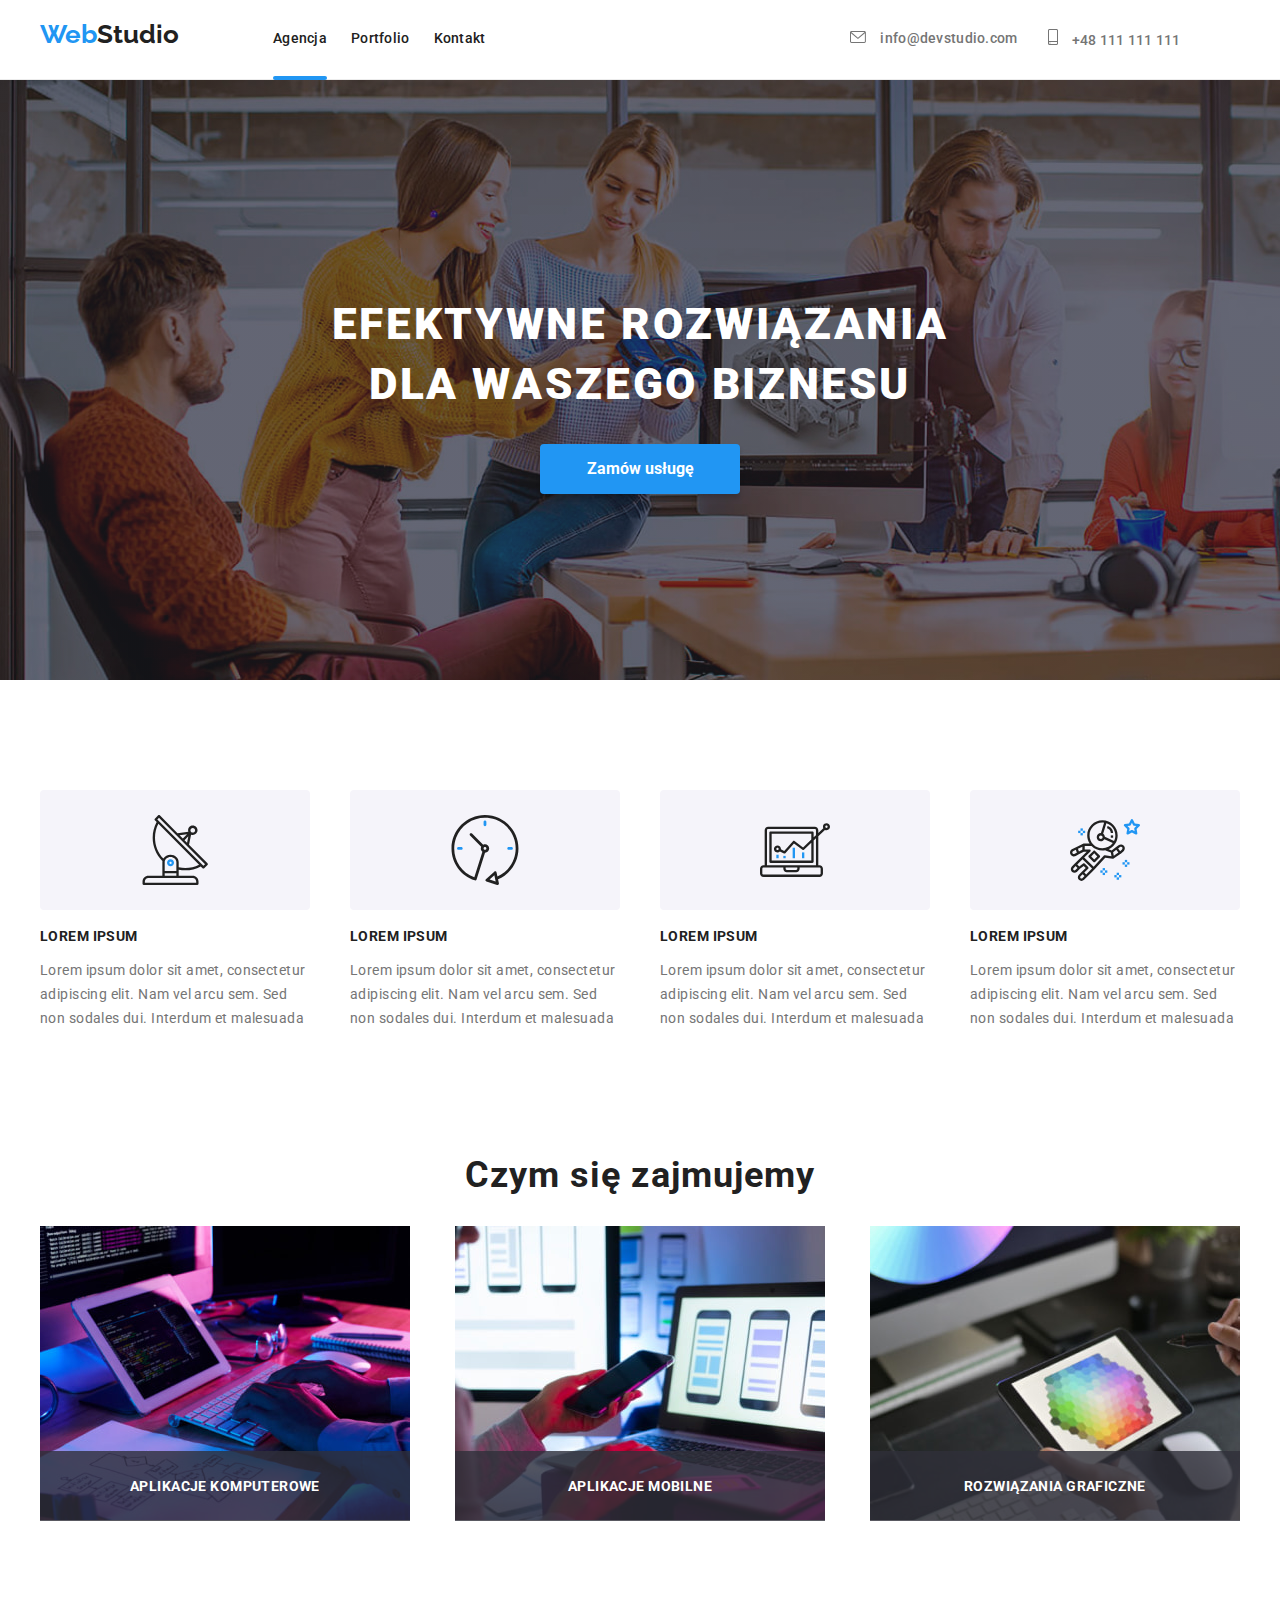
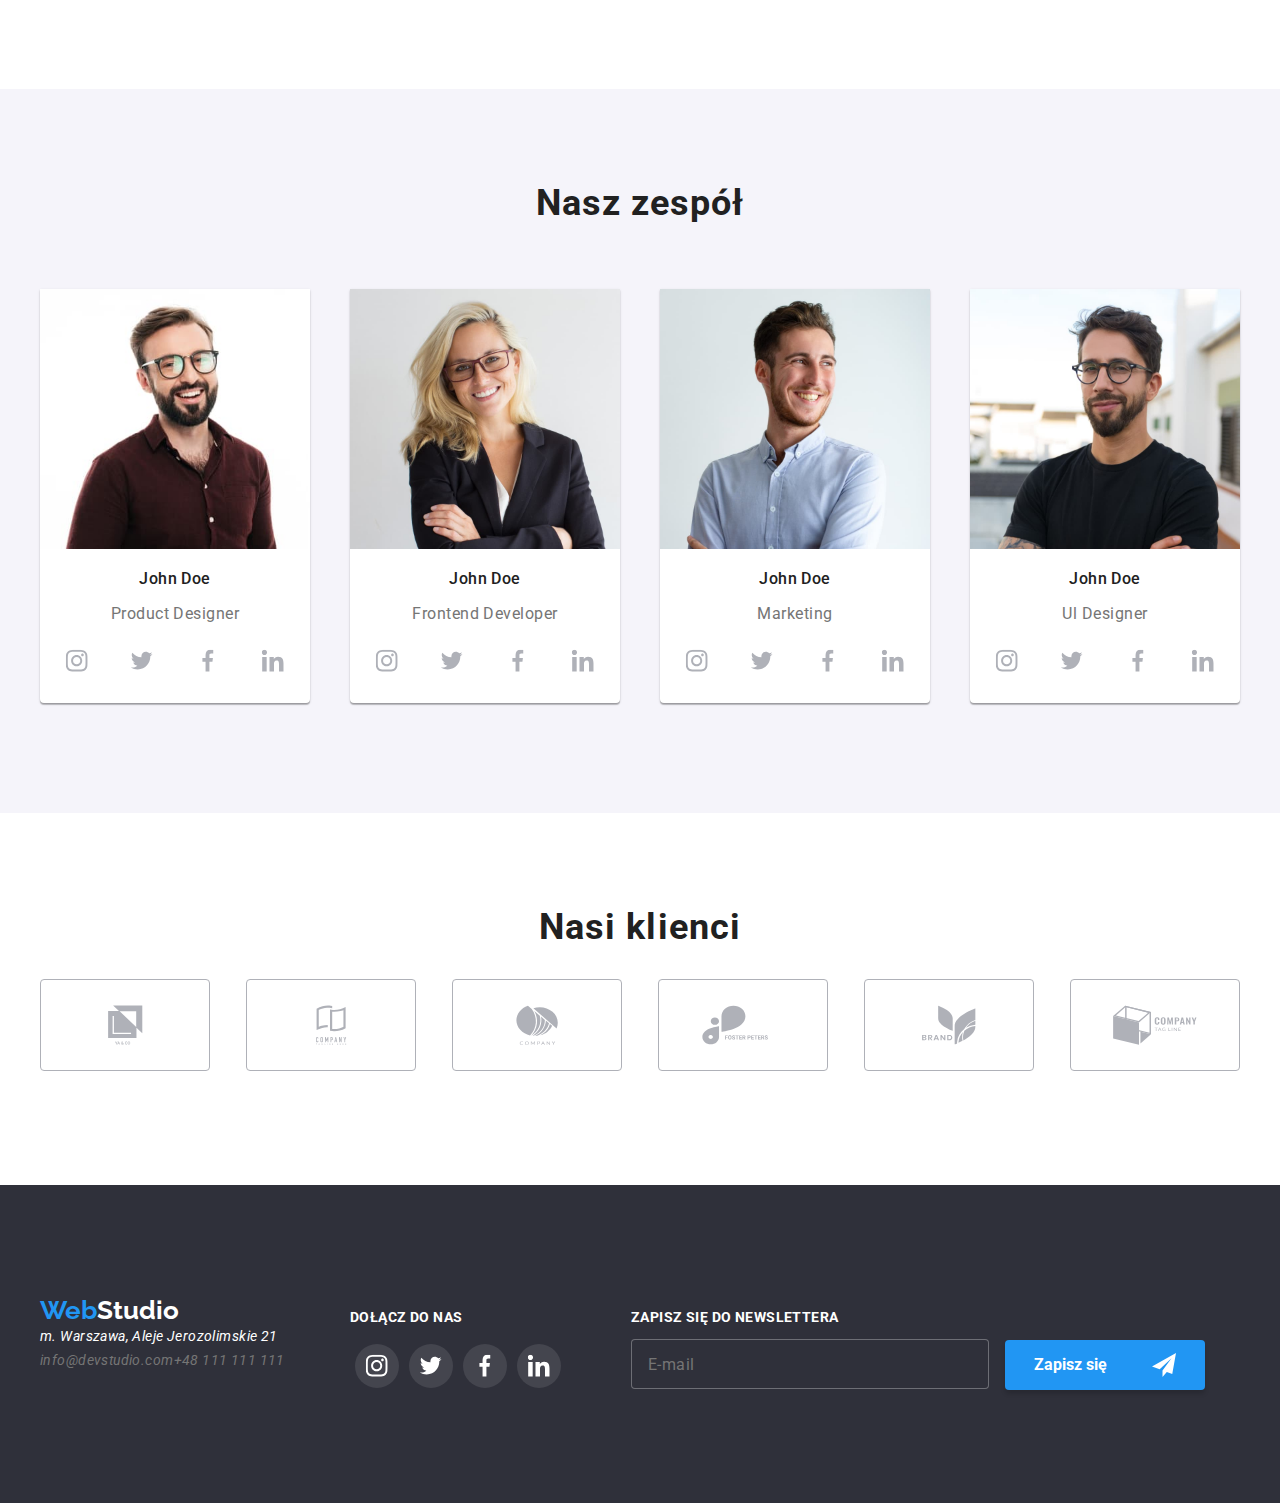
<file: index.html>
<!DOCTYPE html>
<html lange="en">
<head>
    <link rel="stylesheet" href="https://cdnjs.cloudflare.com/ajax/libs/modern-normalize/1.0.0/modern-normalize.min.css" />
    <link rel="stylesheet" href="./CSS/main.min.css" />
    <link href="https://fonts.googleapis.com/css2?family=Raleway:wght@700&family=Roboto:wght@400;500;700;900&display=swap"
    rel="stylesheet">
</head>
<body>
<header class="header">
    <div class="container">
    <!--logo-->
        <a href=./index.html class="logo">Web<span class="logo--header-theme">Studio</span></a>
    <!--main nawigation-->
    <nav class="navigation">
    <ul class="navigation__list">
        <li class="navigation__item"><a class="navigation__link" href="./index.html"><span class="navigation__link--active">Agencja</span></a></li>
        <li class="navigation__item"><a class="navigation__link" href="./portfolio.html">Portfolio</a></li>
        <li class="navigation__item">Kontakt</li>
    </ul></nav>
    <!--contact-->
    <ul class="contact-header">
    <li class="contact-header__item">
        <svg class="contact-header__icon" width="16" height="12">
        <use href="./images/sprite.svg#icon-envelope"></use>
        </svg>
        <a href="mailto:info@devstudio.com" class="contact-header__link">info@devstudio.com</a></li>
    <li class="contact-header__item">
        <svg class="contact-header__icon" width="10" height="16">
        <use href="./images/sprite.svg#icon-smartphone"></use>
        </svg>
        <a href="tel:+48 111 111 111" class="contact-header__link">+48 111 111 111</a></li>
    </ul>
    </div>
    </header>
    <main>
        <section class="section-hero">
         <div class="container">
            <h1 class="section-hero__title"> EFEKTYWNE ROZWIĄZANIA DLA WASZEGO BIZNESU</h1>
            <button class="section-hero__button" type="button" data-modal-open>Zamów usługę</button>
        </div>
        </section>
    <section class="section-lorem-ipsum">
         <div class="container">
    <ul class="section-lorem-ipsum__list">
<li>
    <svg class="section-lorem-ipsum__icon" width="270" height="120">
       <use href="./images/sprite.svg#icon-antenn-1"></use>
    </svg>
<h3 class="section-lorem-ipsum__title">LOREM IPSUM</h3>
<p class="section-lorem-ipsum__text">Lorem ipsum dolor sit amet, consectetur adipiscing elit. Nam vel arcu sem. Sed non sodales dui. Interdum et malesuada</p></li>
<li>
    <svg class="section-lorem-ipsum__icon" width="270" height="120">
        <use href="./images/sprite.svg#icon-clock-1"></use>
    </svg>
<h3 class="section-lorem-ipsum__title">LOREM IPSUM</h3>
<p class="section-lorem-ipsum__text">Lorem ipsum dolor sit amet, consectetur adipiscing elit. Nam vel arcu sem. Sed non sodales dui. Interdum et malesuada</p></li>
<li>
    <svg class="section-lorem-ipsum__icon" width="270" height="120">
        <use href="./images/sprite.svg#icon-diagram-1"></use>
    </svg>
<h3 class="section-lorem-ipsum__title">LOREM IPSUM</h3>
<p class="section-lorem-ipsum__text">Lorem ipsum dolor sit amet, consectetur adipiscing elit. Nam vel arcu sem. Sed non sodales dui. Interdum et malesuada</p></li>
<li>
    <svg class="section-lorem-ipsum__icon" width="270" height="120">
        <use href="./images/sprite.svg#icon-astronaut-1"></use>
    </svg>
<h3 class="section-lorem-ipsum__title">LOREM IPSUM</h3>
<p class="section-lorem-ipsum__text">Lorem ipsum dolor sit amet, consectetur adipiscing elit. Nam vel arcu sem. Sed non sodales dui. Interdum et malesuada</p></li>
    </ul>
    </div>
    </section>
    <section class="section section-what-we-do">
         <div class="container">
<h2 class="section__title">Czym się zajmujemy</h2>
<ul class="section-what-we-do__list">
<li>
    <img
    src="./images/img1.jpg"
    alt="man working on laptop"
    width="370"
    height="294"
    />
    <figcaption>
        <h3 class="section-what-we-do__figcaption">APLIKACJE KOMPUTEROWE</h3>
    </figcaption>
</li>
<li>
    <img
    src="./images/img2.jpg"
    alt="woman working on a laptop and mobile phone"
    width="370"
    height="294"
    />
    <figcaption>
        <h3 class="section-what-we-do__figcaption">APLIKACJE MOBILNE</h3>
    </figcaption>
</li>
<li>
    <img
    src="./images/img3.jpg"
    alt="man working on thetablet"
    width="370"
    height="294"
    />
    <figcaption>
        <h3 class="section-what-we-do__figcaption">ROZWIĄZANIA GRAFICZNE</h3>
    </figcaption>
</li>
</ul>
</div>
    </section>
    <section class="section section-our-team">
    <div class="container">
<h2 class="section__title">Nasz zespół</h2><br/>
<ul class="section-our-team__list">
    <li>
    <figure class="co-worker-card">
    <img
    src="./images/jd1.jpg"
    alt="John Doe Product Designer"
    width="270"
    height="260"
    />
    <figcaption>
    <h3 class="co-worker-card__name">John Doe</h3>
    <p class="co-worker-card__profession">Product Designer</p>
    <ul class="co-worker-card__list">
        <li><svg class="co-worker-card__icon" width="44" height="44" viewBox="-16 -16 65 65">
                <use href="./images/sprite.svg#icon-instagram-2"></use>
            </svg></li>
        <li><svg class="co-worker-card__icon" width="44" height="44" viewBox="-16 -16 65 65">
                <use href="./images/sprite.svg#icon-twitter-1"></use>
            </svg></li>
        <li><svg class="co-worker-card__icon" width="44" height="44" viewBox="-16 -16 65 65">
                <use href="./images/sprite.svg#icon-facebook-1"></use>
            </svg></li>
        <li><svg class="co-worker-card__icon" width="44" height="44" viewBox="-16 -16 65 65">
                <use href="./images/sprite.svg#icon-linkedin-1"></use>
            </svg></li>
    </ul>
    </figcaption>
    </figure>
    </li>
    <li>
    <figure class="co-worker-card">
    <img
    src="./images/jd2.jpg"
    alt="John Doe Frontend Developer"
    width="270"
    height="260"
    />
    <figcaption>
        <h3 class="co-worker-card__name">John Doe</h3>
        <p class="co-worker-card__profession">Frontend Developer</p>
        <ul class="co-worker-card__list">
            <li><svg class="co-worker-card__icon" width="44" height="44" viewBox="-16 -16 65 65">
                    <use href="./images/sprite.svg#icon-instagram-2"></use>
                </svg></li>
            <li><svg class="co-worker-card__icon" width="44" height="44" viewBox="-16 -16 65 65">
                    <use href="./images/sprite.svg#icon-twitter-1"></use>
                </svg></li>
            <li><svg class="co-worker-card__icon" width="44" height="44" viewBox="-16 -16 65 65">
                    <use href="./images/sprite.svg#icon-facebook-1"></use>
                </svg></li>
            <li><svg class="co-worker-card__icon" width="44" height="44" viewBox="-16 -16 65 65">
                    <use href="./images/sprite.svg#icon-linkedin-1"></use>
                </svg></li>
        </ul>
    </figcaption>
    </figure>
    </li>
    <li>
    <figure class="co-worker-card">
    <img
    src="./images/jd3.jpg"
    alt="John Doe Marketing"
    width="270"
    height="260"
    />
    <figcaption>
        <h3 class="co-worker-card__name">John Doe</h3>
        <p class="co-worker-card__profession">Marketing</p>
        <ul class="co-worker-card__list">
            <li><svg class="co-worker-card__icon" width="44" height="44" viewBox="-16 -16 65 65">
                    <use href="./images/sprite.svg#icon-instagram-2"></use>
                </svg></li>
            <li><svg class="co-worker-card__icon" width="44" height="44" viewBox="-16 -16 65 65">
                    <use href="./images/sprite.svg#icon-twitter-1"></use>
                </svg></li>
            <li><svg class="co-worker-card__icon" width="44" height="44" viewBox="-16 -16 65 65">
                    <use href="./images/sprite.svg#icon-facebook-1"></use>
                </svg></li>
            <li><svg class="co-worker-card__icon" width="44" height="44" viewBox="-16 -16 65 65">
                    <use href="./images/sprite.svg#icon-linkedin-1"></use>
                </svg></li>
        </ul>
    </figcaption>
    </figure>
    </li>
    <li>
    <figure class="co-worker-card">
    <img
    src="./images/jd4.jpg"
    alt="John Doe Ul Designer"
    width="270"
    height="260"
    />
    <figcaption> 
        <h3 class="co-worker-card__name">John Doe</h3>
        <p class="co-worker-card__profession">Ul Designer</p>
        <ul class="co-worker-card__list">
        <li><svg class="co-worker-card__icon" width="44" height="44" viewBox="-16 -16 65 65">
            <use href="./images/sprite.svg#icon-instagram-2"></use>
        </svg></li>
        <li><svg class="co-worker-card__icon" width="44" height="44" viewBox="-16 -16 65 65">
            <use href="./images/sprite.svg#icon-twitter-1"></use>
        </svg></li>
        <li><svg class="co-worker-card__icon" width="44" height="44" viewBox="-16 -16 65 65">
            <use href="./images/sprite.svg#icon-facebook-1"></use>
        </svg></li>
        <li><svg class="co-worker-card__icon" width="44" height="44" viewBox="-16 -16 65 65">
            <use href="./images/sprite.svg#icon-linkedin-1"></use>
        </svg></li>
        </ul>
    </figcaption>
    </figure>
    </li>
</ul>
</div>
</section>
<section class="section section-our-customers">
<div class="container">
    <h2 class="section__title">Nasi klienci</h2>
    <ul class="section-our-customers__list">
        <li>
            <svg class="section-our-customers__icon" width="170" height="92">
                <use href="./images/sprite.svg#icon-gropu"></use>
            </svg>
        </li>
        <li>
            <svg class="section-our-customers__icon" width="170" height="92">
                <use href="./images/sprite.svg#icon-group-1"></use>
            </svg>
        </li>
        <li>
            <svg class="section-our-customers__icon" width="170" height="92">
                <use href="./images/sprite.svg#icon-group-2"></use>
            </svg>
        </li>
        <li>
            <svg class="section-our-customers__icon" width="170" height="92">
                <use href="./images/sprite.svg#icon-group-3"></use>
            </svg> 
        </li>
        <li>
            <svg class="section-our-customers__icon" width="170" height="92">
                <use href="./images/sprite.svg#icon-group-4"></use>
            </svg>
        </li>
        <li>
            <svg class="section-our-customers__icon" width="170" height="92">
                <use href="./images/sprite.svg#icon-group-5"></use>
            </svg>
        </li>
    </ul>
</div>
</section>
</main>
<footer class="footer">
     <div class="container">
        <ul class="footer__list">
            <li>
            <a href=index.html class="logo logo--footer-theme "><span class="logo">Web</span>Studio</a>
            <address class="address">
            m. Warszawa, Aleje Jerozolimskie 21 <br/>
            <a href="mailto:info@devstudio.com" class="address__link">info@devstudio.com</a> <br/>
            <a href="tel:+48 111 111 111" class="address__link">+48 111 111 111</a>
            </address>
            </li>
            <li class="social-media">
            <h3 class="social-media__title">DOŁĄCZ DO NAS</h3>
            <ul class="social-media__list">
                <li><svg class="social-media__icon" width="44" height="44" viewBox="-16 -16 65 65">
                        <use href="./images/sprite.svg#icon-instagram-2"></use>
                    </svg></li>
                <li><svg class="social-media__icon" width="44" height="44" viewBox="-16 -16 65 65">
                        <use href="./images/sprite.svg#icon-twitter-1"></use>
                    </svg></li>
                <li><svg class="social-media__icon" width="44" height="44" viewBox="-16 -16 65 65">
                        <use href="./images/sprite.svg#icon-facebook-1"></use>
                    </svg></li>
                <li><svg class="social-media__icon" width="44" height="44" viewBox="-16 -16 65 65">
                        <use href="./images/sprite.svg#icon-linkedin-1"></use>
                    </svg></li>
            </ul>
            </li>
            <li class="newsletter">
            <h3 class="newsletter__title">ZAPISZ SIĘ DO NEWSLETTERA</h3>
            <form>
                <label>
                  <input type="email" name="e-mail" placeholder="E-mail" required class="newsletter__input"/>
                </label>
                    <button type="submit" class="newsletter__button">Zapisz się
                    <svg width="24" height="24" viewBox="0 0 32 32"> 
                        <use href="./images/sprite.svg#icon-icon-send"></use>
                    </svg>
                </button>
              </form>
            </li>
            </ul>
         </div>
</footer>
    <div  class="backdrop is-hidden"data-modal>
        <div class="modal">
            <button type="button" class="modal__button--clouse" data-modal-close>x</button>
            <div class="modal__content">
            <h3 class="modal__title">Zostaw swoje dane w formularzu poniżej</h3>
            <form>
                <div class="modal__label">
                <label>
                    <p class="modal__label-name">Imię</p>
                    <input class="modal__input" type="text" name="username" required/>
                    <svg width="12" height="12" class="modal__input-icon">
                        <use href="./images/sprite.svg#icon-Vector-username"></use>
                    </svg>
                </label>
                </div>
                <div class="modal__label">
                <label>
                    <p class="modal__label-name">Telefon</p>
                    <input class="modal__input" type="tel" name="phone" required/>
                    <svg width="13" height="13" class="modal__input-icon">
                        <use href="./images/sprite.svg#icon-Vector-phone"></use>
                    </svg>
                </label>
                </div>
                <div class="modal__label">
                <label>
                    <p class="modal__label-name">Email</p>
                    <input class="modal__input" type="email" name="email" required />
                    <svg width="15" height="12" class="modal__input-icon">
                        <use href="./images/sprite.svg#icon-Vector-mail"></use>
                    </svg>
                </label>
                </div>
                <div class="modal__label">
                <label>
                    <p class="modal__label-name">Komentarz</p>
                    <textarea class="modal__textarea" name="feedback" rows="5" placeholder="Wprowadź tekst"></textarea>
                </label>
                </div>
                <div>
                <label>
                  <input  class="modal__checkbox" type="checkbox" name="agree" value="acceptance of the regulations" required/>
                  <span class="modal__icon-chek"></span>
                  <p class="modal__text">Oświadczam iż akceptuję <a class="modal__text--link"href="regulamin">Regulamin</a> i <a class="modal__text--link" href="polityka prywatności">Politykę Prywatności</a>.</p>
                </label>
                </div>
                <button class="modal__button" type="submit">Wyślij</button>
            </form>
            </div>
        </div>
    </div>
    <script src="./modal/modal.js">
  
    </script>
</body>
</html>
</file>
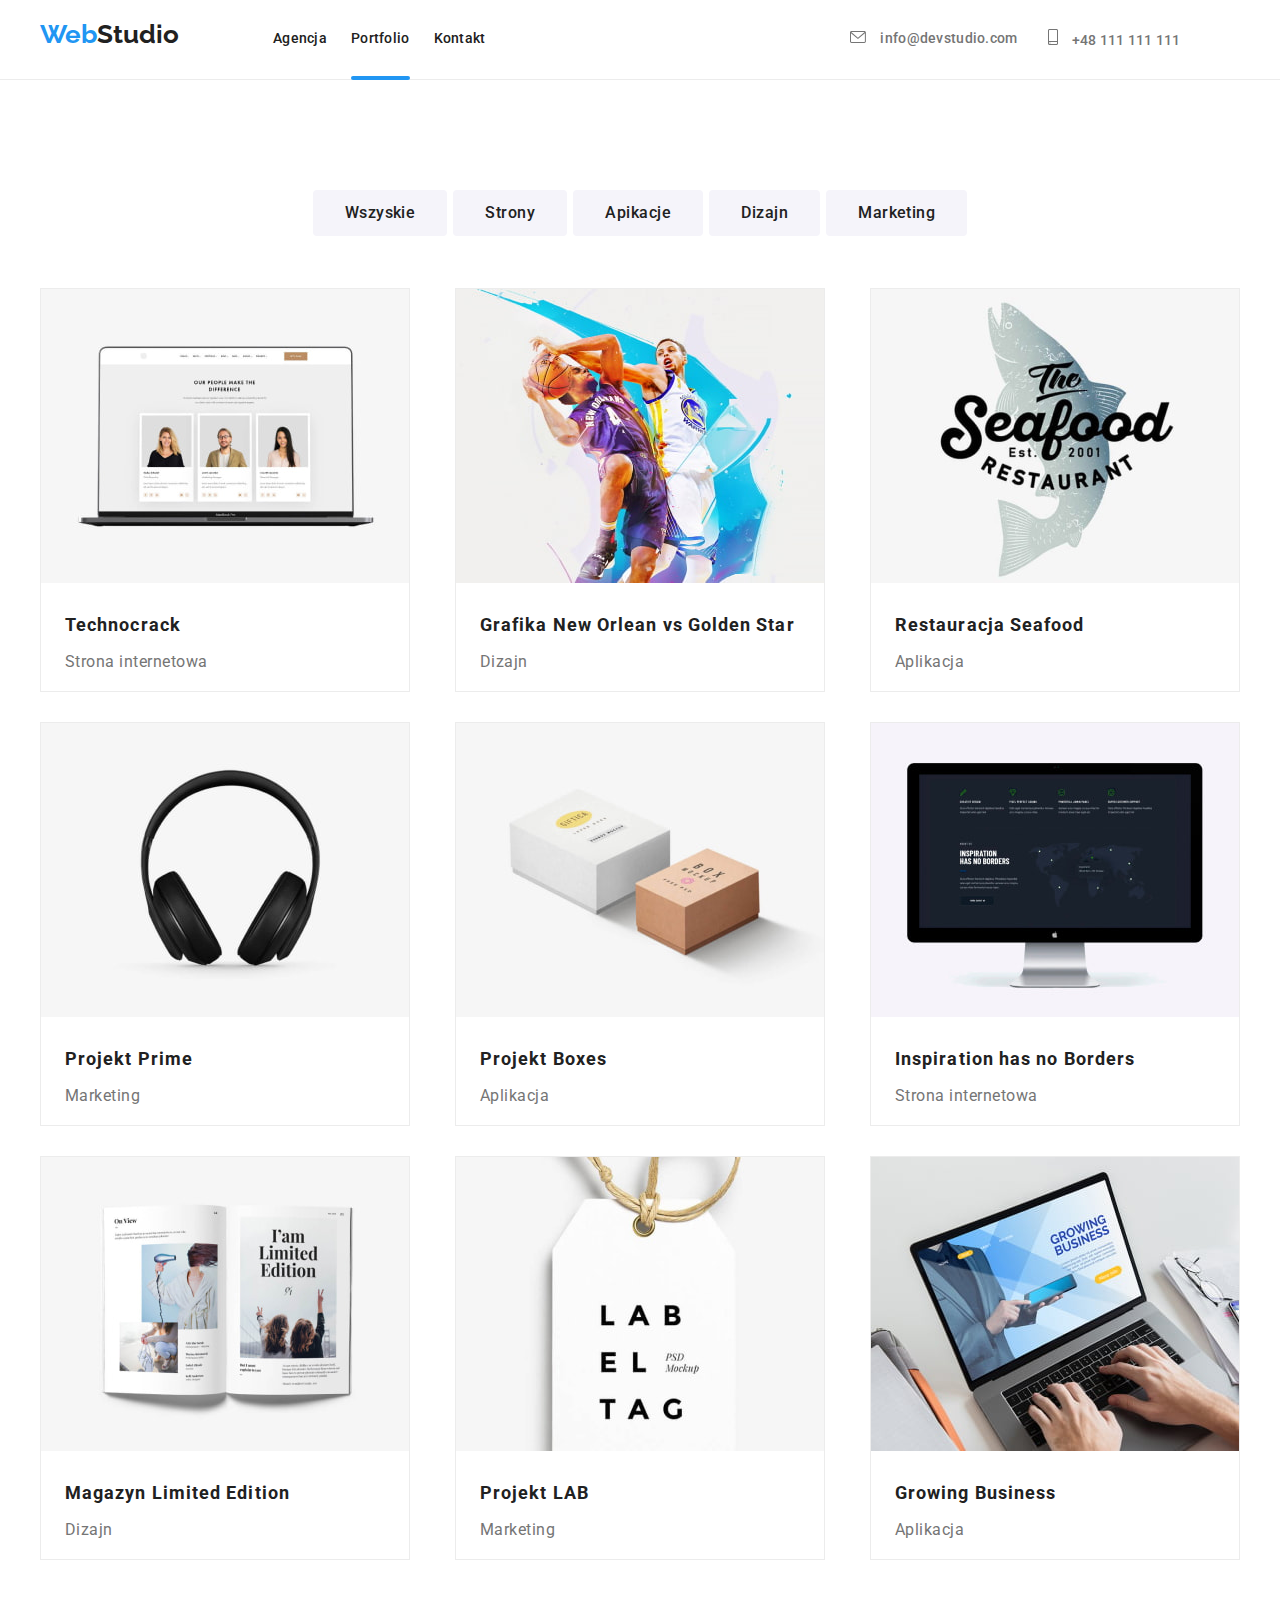
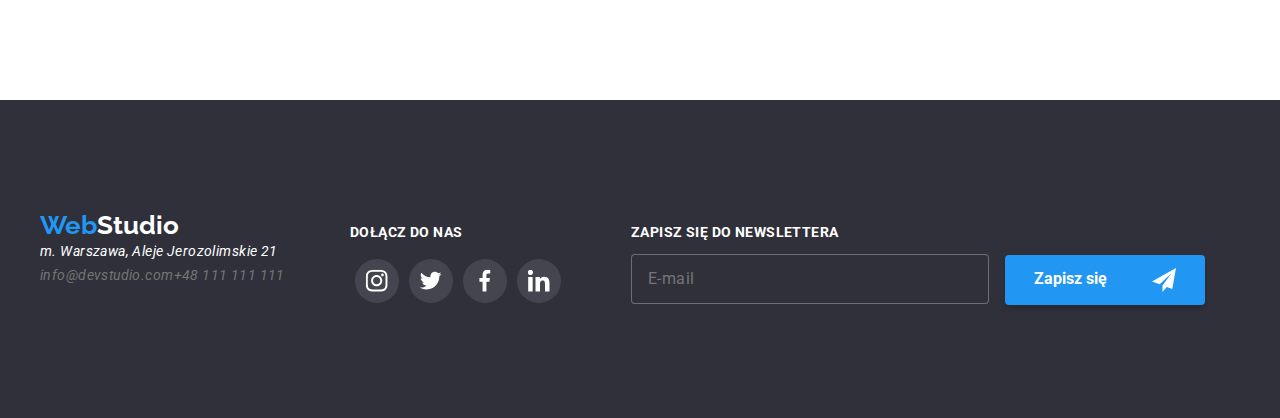
<file: portfolio.html>
<!DOCTYPE html>
<html lang="en">
<head>
    <link rel="stylesheet" href="https://cdnjs.cloudflare.com/ajax/libs/modern-normalize/1.0.0/modern-normalize.min.css" />
    <link rel="stylesheet" href="./CSS/main.min.css"/>
    <link href="https://fonts.googleapis.com/css2?family=Raleway:wght@700&family=Roboto:wght@400;500;700;900&display=swap"
        rel="stylesheet">
</head>
    <body>
        <header class="header">
            <div class="container">
            <!--logo-->
            <a href=./index.html class="logo logo--header-theme"><span class="logo">Web</span>Studio</a>
            <!--main nawigation-->
            <nav class="navigation">
            <ul class="navigation__list">
                <li class="navigation__item"><a class="navigation__link" href="./index.html">Agencja</a></li>
                <li class="navigation__item"><a class="navigation__link" href="./portfolio.html"><span class="navigation__link--active">Portfolio</span></a></li>
                <li class="navigation__item">Kontakt</li>
            </ul></nav>
            <!--contact-->
            <ul class="contact-header">
            <li class="contact-header__item">
                <svg class="contact-header__icon" width="16" height="12">
                <use href="./images/sprite.svg#icon-envelope"></use>
                </svg>
                <a href="mailto:info@devstudio.com" class="contact-header__link">info@devstudio.com</a></li>
            <li class="contact-header__item">
                <svg class="contact-header__icon" width="10" height="16">
                <use href="./images/sprite.svg#icon-smartphone"></use>
                </svg>
                <a href="tel:+48 111 111 111" class="contact-header__link">+48 111 111 111</a></li>
            </ul>
            </div>
            </header>
        <main>
            <section class="section-menu">
                <div class="container">
                <ul class="section-menu__list">
                    <li><button class="section-menu__button" type="button">Wszyskie</button></li>
                    <li><button class="section-menu__button" type="button">Strony</button></li>
                    <li><button class="section-menu__button" type="button">Apikacje</button></li>
                    <li><button class="section-menu__button" type="button">Dizajn</button></li>
                    <li><button class="section-menu__button" type="button">Marketing</button></li>
                </ul>
                </div>
            </section>
            <section class="portfolio">
                <div class="container">
                <ul class="portfolio__list">
                    <li class="project-card">
                        <figure class="project-card__image">
                            <img
                            src="./images/portfolio1.jpg"
                            alt="Laptop screen with an open website"
                            width="370"
                            height="294"
                            />
                            <div class="project-card__overlay"><p class="project-card__description">Technocrack jest popularną platformą wykorzystywaną do rozpowszechniania koronawirusa. Firmy wykorzystują tę platformę do celów szpiegowskich i ataków na niezabezpieczone serwery konkurencji</p></div>
                        </figure>
                            <div class="project-card__text-area">
                                <h2 class="project-card__name">Technocrack</h2>
                                <p class="project-card__category">Strona internetowa</p>
                         </div>       
                    </li>
                    <li class="project-card">
                        <figure class="project-card__image">
                            <img
                            src="./images/portfolio2.jpg"
                            alt="Two NBA players during a match."
                            width="370"
                            height="294"
                            />
                            <div class="project-card__overlay"><p class="project-card__description">Technocrack jest popularną platformą wykorzystywaną do rozpowszechniania koronawirusa. Firmy wykorzystują tę platformę do celów szpiegowskich i ataków na niezabezpieczone serwery konkurencji</p></div>
                        </figure>
                            <div class="project-card__text-area">
                                <h2 class="project-card__name">Grafika New Orlean vs Golden Star</h2>
                                <p class="project-card__category">Dizajn</p>
                            </div>
                    </li>
                    <li class="project-card">
                        <figure class="project-card__image">
                            <img
                            src="./images/portfolio3.jpg"
                            alt="The seafood restaurant logo"
                            width="370"
                            height="294"
                            />
                            <div class="project-card__overlay"><p class="project-card__description">Technocrack jest popularną platformą wykorzystywaną do rozpowszechniania koronawirusa. Firmy wykorzystują tę platformę do celów szpiegowskich i ataków na niezabezpieczone serwery konkurencji</p></div>
                        </figure>
                            <div class="project-card__text-area">
                                <h2 class="project-card__name">Restauracja Seafood</h2>
                                <p class="project-card__category">Aplikacja</p>
                            </div>
                    </li>
                    <li class="project-card">
                        <figure class="project-card__image">
                            <img
                            src="./images/portfolio4.jpg"
                            alt="Headphones"
                            width="370"
                            height="294"
                            />
                            <div class="project-card__overlay"><p class="project-card__description">Technocrack jest popularną platformą wykorzystywaną do rozpowszechniania koronawirusa. Firmy wykorzystują tę platformę do celów szpiegowskich i ataków na niezabezpieczone serwery konkurencji</p></div>
                        </figure>
                            <div class="project-card__text-area">
                                <h2 class="project-card__name">Projekt Prime</h2>
                                <p class="project-card__category">Marketing</p>
                            </div>
                    </li>
                    <li class="project-card">
                        <figure class="project-card__image">
                            <img
                            src="./images/portfolio5.jpg"
                            alt="Two boxes with logos"
                            width="370"
                            height="294"
                            />
                            <div class="project-card__overlay"><p class="project-card__description">Technocrack jest popularną platformą wykorzystywaną do rozpowszechniania koronawirusa. Firmy wykorzystują tę platformę do celów szpiegowskich i ataków na niezabezpieczone serwery konkurencji</p></div>
                        </figure>
                            <div class="project-card__text-area">
                                <h2 class="project-card__name">Projekt Boxes</h2>
                                <p class="project-card__category">Aplikacja</p>
                            </div>
                    </li>
                    <li class="project-card">
                        <figure class="project-card__image">
                            <img
                            src="./images/portfolio6.jpg"
                            alt="Computer screen with an open website"
                            width="370"
                            height="294"
                            />
                            <div class="project-card__overlay"><p class="project-card__description">Technocrack jest popularną platformą wykorzystywaną do rozpowszechniania koronawirusa. Firmy wykorzystują tę platformę do celów szpiegowskich i ataków na niezabezpieczone serwery konkurencji</p></div>
                        </figure>
                            <div class="project-card__text-area">
                                <h2 class="project-card__name">Inspiration has no Borders</h2>
                                <p class="project-card__category">Strona internetowa</p>
                            </div>
                    </li>
                    <li class="project-card">
                        <figure class="project-card__image">
                            <img
                            src="./images/portfolio7.jpg"
                            alt="Magazine pages"
                            width="370"
                            height="294"
                            />
                            <div class="project-card__overlay"><p class="project-card__description">Technocrack jest popularną platformą wykorzystywaną do rozpowszechniania koronawirusa. Firmy wykorzystują tę platformę do celów szpiegowskich i ataków na niezabezpieczone serwery konkurencji</p></div>
                        </figure>
                            <div class="project-card__text-area">
                                <h2 class="project-card__name">Magazyn Limited Edition</h2>
                                <p class="project-card__category">Dizajn</p>
                            </div>
                    </li>
                    <li class="project-card">
                        <figure class="project-card__image">
                            <img
                            src="./images/portfolio8.jpg"
                            alt="Paper logo tag"
                            width="370"
                            height="294"
                            />
                            <div class="project-card__overlay"><p class="project-card__description">Technocrack jest popularną platformą wykorzystywaną do rozpowszechniania koronawirusa. Firmy wykorzystują tę platformę do celów szpiegowskich i ataków na niezabezpieczone serwery konkurencji</p></div>
                        </figure>
                            <div class="project-card__text-area">
                                <h2 class="project-card__name">Projekt LAB</h2>
                                <p class="project-card__category">Marketing</p>
                            </div>
                    </li>
                    <li class="project-card">
                        <figure class="project-card__image">
                            <img
                            src="./images/portfolio9.jpg"
                            alt="Man working on a laptop"
                            width="370"
                            height="294"
                            />
                            <div class="project-card__overlay"><p class="project-card__description">Technocrack jest popularną platformą wykorzystywaną do rozpowszechniania koronawirusa. Firmy wykorzystują tę platformę do celów szpiegowskich i ataków na niezabezpieczone serwery konkurencji</p></div>
                        </figure>
                            <div class="project-card__text-area">
                                <h2 class="project-card__name">Growing Business</h2>
                                <p class="project-card__category">Aplikacja</p>
                            </div>
                    </li>
                </ul>
                </div>
            </section>
        </main>
        <footer class="footer">
            <div class="container">
               <ul class="footer__list">
                   <li>
                   <a href=index.html class="logo logo--footer-theme"><span class="logo">Web</span>Studio</a>
                   <address class="address">
                   m. Warszawa, Aleje Jerozolimskie 21 <br/>
                   <a href="mailto:info@devstudio.com" class="address__link">info@devstudio.com</a> <br/>
                   <a href="tel:+48 111 111 111" class="address__link">+48 111 111 111</a>
                   </address>
                   </li>
                   <li class="social-media">
                   <h3 class="social-media__title">DOŁĄCZ DO NAS</h3>
                   <ul class="social-media__list">
                       <li><svg class="social-media__icon" width="44" height="44" viewBox="-16 -16 65 65">
                               <use href="./images/sprite.svg#icon-instagram-2"></use>
                           </svg></li>
                       <li><svg class="social-media__icon" width="44" height="44" viewBox="-16 -16 65 65">
                               <use href="./images/sprite.svg#icon-twitter-1"></use>
                           </svg></li>
                       <li><svg class="social-media__icon" width="44" height="44" viewBox="-16 -16 65 65">
                               <use href="./images/sprite.svg#icon-facebook-1"></use>
                           </svg></li>
                       <li><svg class="social-media__icon" width="44" height="44" viewBox="-16 -16 65 65">
                               <use href="./images/sprite.svg#icon-linkedin-1"></use>
                           </svg></li>
                   </ul>
                   </li>
                   <li class="newsletter">
                   <h3 class="newsletter__title">ZAPISZ SIĘ DO NEWSLETTERA</h3>
                   <form>
                       <label>
                         <input type="email" name="e-mail" placeholder="E-mail" required class="newsletter__input"/>
                       </label>
                           <button type="submit" class="newsletter__button">Zapisz się
                           <svg width="24" height="24" viewBox="0 0 32 32"> 
                               <use href="./images/sprite.svg#icon-icon-send"></use>
                           </svg>
                       </button>
                     </form>
                   </li>
                   </ul>
                </div>
       </footer>
    </body>
</html>
</file>
<file: CSS/main.min.css>
*,*::before,*::after{box-sizing:border-box}body{font-family:"Roboto",sans-serif;font-style:normal;color:#212121}.container{width:100%;margin:0 auto}@media screen and (min-width: 480px){.container{width:480px;margin:0 auto}}@media screen and (min-width: 768px){.container{width:768px;margin:0 auto}}@media screen and (min-width: 1200px){.container{width:1200px;margin:0 auto}}.backdrop{position:fixed;left:0;top:0;width:100%;height:100%;background-color:rgba(0,0,0,.2);transition:transform 1000ms,cubic-bezier(0.175, 0.885, 0.32, 1.275),opacity 1000ms cubic-bezier(0.175, 0.885, 0.32, 1.275),visibility 1000ms cubic-bezier(0.23, 1, 0.32, 1)}.is-hidden{opacity:0;visibility:hidden;pointer-events:none}.modal{position:absolute;top:50%;left:50%;transform:translate(-50%, -50%);width:528px;height:581px;background-color:#fff}.modal__button--clouse{position:absolute;top:8px;right:8px;width:30px;height:30px;background-color:#fff;border-radius:50px;border:1px solid rgba(0,0,0,.1);cursor:pointer}.modal__content{padding:40px}.modal__title{font-family:"Roboto";font-style:normal;font-weight:700;font-size:20px;line-height:1.15;text-align:center;letter-spacing:.03em;color:#212121;margin:0px}.modal__label{position:relative;display:flex}.modal__label:hover .modal__input,.modal__label:focus-within .modal__input{border-color:#2196f3}.modal__label:hover .modal__input-icon,.modal__label:focus-within .modal__input-icon{fill:#2196f3}.modal__label:hover .modal__textarea,.modal__label:focus-within .modal__textarea{border-color:#2196f3}.modal__label-name{font-family:"Roboto";font-weight:400;font-size:12px;line-height:1.17;letter-spacing:.01em;color:#757575;margin-top:10px;margin-bottom:0px}.modal__input{width:448px;height:40px;border:1px solid rgba(33,33,33,.2);border-radius:4px;margin-top:4px;padding-left:42px;outline:none;transition:border-color 250ms cubic-bezier(0.4, 0, 0.2, 1)}.modal__textarea{width:448px;height:120px;border:1px solid rgba(33,33,33,.2);border-radius:4px;margin-top:4px;padding:12px 16px;font-family:"Roboto";font-style:normal;font-weight:400;font-size:12px;line-height:1.16;letter-spacing:.01em;color:rgba(117,117,117,.5);outline:none;transition:border-color 250ms cubic-bezier(0.4, 0, 0.2, 1)}.modal__input-icon{position:absolute;top:62%;left:4%;transition:fill 250ms cubic-bezier(0.4, 0, 0.2, 1)}.modal__checkbox{position:absolute;width:1px;height:1px;padding:0;overflow:hidden;border:0;clip:rect(0 0 0 0)}.modal__checkbox:checked+.modal__icon-chek{background-image:url(../images/Vector-check.svg);background-position:center;background-repeat:no-repeat;background-size:12px 12px;background-color:#2196f3;background-origin:border-box;border-color:#2196f3}.modal__icon-chek{display:inline-block;width:16px;height:16px;border:2px solid #212121;border-radius:2px;margin-right:7px;margin-left:12px}.modal__text{font-family:"Roboto";font-weight:400;font-size:14px;line-height:1.71;letter-spacing:.01em;color:#757575;margin-bottom:0px;display:inline-block;text-align:center}.modal__text--link{color:#2196f3}.modal__button{background-color:#2196f3;color:#fff;font-family:"Roboto";font-weight:700;font-size:16px;line-height:1,87;box-shadow:0px 4px 4px rgba(0,0,0,.15);border-radius:4px;border:none;cursor:pointer;text-align:center;width:200px;height:50px;margin-top:30px;margin-left:124px;margin-right:124px}.logo{font-family:"Raleway";font-style:normal;font-weight:700;font-size:26px;line-height:1.17;color:#2196f3;text-decoration:none;margin-right:0px}.logo--header-theme{color:#212121}.logo--footer-theme{color:#fff}.section__title{font-weight:700;font-size:36px;line-height:1.16;text-align:center;letter-spacing:.03em;margin-top:0px}.header{min-height:80px;border-bottom:1px solid #ececec;display:flex;align-items:center;justify-content:space-between}.navigation{display:inline-flex;margin-right:321px;margin-left:50px}.navigation__item{font-weight:500;font-size:14px;line-height:1.14;letter-spacing:.02em;display:inline-flex;list-style:none;margin-right:10px;text-decoration:none;color:#212121;transition-property:color 250ms cubic-bezier(0.4, 0, 0.2, 1)}.navigation__item:hover{color:#2196f3;cursor:pointer;text-decoration:none}.navigation__item:visited{text-decoration:none}.navigation__link{font-weight:500;font-size:14px;line-height:1.14;letter-spacing:.02em;display:inline-flex;list-style:none;margin-right:10px;text-decoration:none;color:#212121;transition-property:color 250ms cubic-bezier(0.4, 0, 0.2, 1)}.navigation__link:hover{color:#2196f3;cursor:pointer;text-decoration:none}.navigation__link:visited{text-decoration:none}.navigation__link--active::after{content:"";display:block;position:relative;width:100%;height:4px;background-color:#2196f3;border-radius:2px;top:30px}.contact-header{display:inline-flex;list-style:none;padding-left:0px}.contact-header__item{margin-left:30px}.contact-header__item:hover .contact-header__icon{fill:#2196f3}.contact-header__item:hover .contact-header__link{color:#2196f3}.contact-header__icon{fill:#757575;transition:fill 250ms cubic-bezier(0.4, 0, 0.2, 1)}.contact-header__link{font-weight:500;font-size:14px;line-height:1.14;letter-spacing:.02em;color:#757575;text-decoration:none;margin-left:10px;margin-right:0px;cursor:pointer;transition:color 250ms cubic-bezier(0.4, 0, 0.2, 1)}.section-hero{background-color:#2f303a;background-image:linear-gradient(rgba(47, 48, 58, 0.4), rgba(47, 48, 58, 0.4)),url(../images/background1.jpg);min-height:600px;display:flex;justify-content:center;align-items:center}.section-hero__title{font-weight:900;font-size:26px;line-height:1.62;letter-spacing:.06em;text-align:center;letter-spacing:.06em;color:#fff;margin-left:auto;margin-right:auto;max-width:365px}@media screen and (min-width: 480px){.section-hero__title{font-size:26px;max-width:360px}}@media screen and (min-width: 1200px){.section-hero__title{font-size:44px;max-width:360px;line-height:1.36;max-width:696px;margin-left:auto;margin-right:auto}}.section-hero__button{background-color:#2196f3;width:200px;height:50px;color:#fff;font-family:"Roboto";font-weight:700;font-size:16px;line-height:1,87;box-shadow:0px 4px 4px rgba(0,0,0,.15);border-radius:4px;border:none;cursor:pointer;margin:0 500px}.section-lorem-ipsum{padding-top:94px;padding-bottom:94px}.section-lorem-ipsum__list{display:flex;list-style:none;justify-content:space-between;padding-left:0px}.section-lorem-ipsum__icon{background-color:#f5f4fa;border-radius:4px;align-items:center;justify-content:center;padding:25px}.section-lorem-ipsum__title{font-weight:700;font-size:14px;line-height:1.17;letter-spacing:.03em}.section-lorem-ipsum__text{font-weight:400;font-size:14px;line-height:1.71;letter-spacing:.03em;color:#757575;max-width:270px}.section-what-we-do{padding-bottom:94px}.section-what-we-do__list{display:flex;list-style:none;justify-content:space-between;padding-left:0px;margin-bottom:0px}.section-what-we-do__figcaption{font-weight:700;font-size:14px;line-height:1.17;letter-spacing:.03em;color:#fff;text-align:center;width:370px;height:70px;background-color:rgba(47,48,58,.8);padding-top:27px;margin:0px;position:relative;bottom:74px}.section-our-team{background-color:#f5f4fa;padding-bottom:94px;padding-top:94px;min-height:648px}.section-our-team__list{display:flex;justify-content:space-between;list-style:none;padding-left:0px}.co-worker-card{background-color:#fff;padding-bottom:20px;box-shadow:0px 1px 3px rgba(0,0,0,.12),0px 1px 1px rgba(0,0,0,.14),0px 2px 1px rgba(0,0,0,.2);border-radius:0px 0px 4px 4px;margin:0px}.co-worker-card__name{font-weight:500;font-size:16px;line-height:1.19;letter-spacing:.03em;text-align:center}.co-worker-card__profession{font-weight:400;font-size:16px;line-height:1.19;text-align:center;letter-spacing:.03em;color:#757575}.co-worker-card__list{display:flex;align-items:center;justify-content:space-between;list-style:none;padding:0px 15px}.co-worker-card__icon{background-color:#fff;border-radius:50px;fill:#afb1b8;display:flex;align-items:center;justify-content:center;cursor:pointer;transition:background-color 250ms cubic-bezier(0.4, 0, 0.2, 1),fill 250ms cubic-bezier(0.4, 0, 0.2, 1)}.co-worker-card__icon:hover{background-color:#2196f3;fill:#fff}.section-our-customers{padding-top:94px;padding-bottom:94px}.section-our-customers__list{list-style:none;display:flex;align-items:center;justify-content:space-between;padding-left:0px}.section-our-customers__icon{fill:#afb1b8;border:1px solid #afb1b8;border-radius:4px;cursor:pointer;align-items:center;justify-content:center;padding:25px;transition:fill 250ms cubic-bezier(0.4, 0, 0.2, 1),border 250ms cubic-bezier(0.4, 0, 0.2, 1)}.section-our-customers__icon:hover{fill:#2196f3;border:1px solid #2196f3}.footer{background-color:#2f303a;min-height:252px;padding:94px 0px}.footer__list{display:flex;list-style:none;padding-left:0px}.address{font-weight:400;font-size:14px;line-height:1.71;letter-spacing:.03em;color:#fff;text-decoration:none;display:flex;flex-wrap:wrap;flex-direction:row;max-width:245px}.address__link{font-weight:400;font-size:14px;line-height:1.71;letter-spacing:.03em;text-decoration:none;display:flex;flex-wrap:wrap;flex-direction:row;max-width:245px;color:#757575;transition:color 250ms cubic-bezier(0.4, 0, 0.2, 1)}.address__link:hover{color:#2196f3}.social-media{margin-left:65px}.social-media__title{font-weight:700;font-size:14px;line-height:1.17;letter-spacing:.03em;color:#fff;display:flex}.social-media__list{display:flex;flex-wrap:wrap;list-style:none;justify-content:space-between;max-width:245px;padding-inline-start:0px}.social-media__icon{background:rgba(255,255,255,.1);border-radius:50px;fill:#fff;display:flex;align-items:center;cursor:pointer;margin:5px;transition:background-color 250ms cubic-bezier(0.4, 0, 0.2, 1),fill 250ms cubic-bezier(0.4, 0, 0.2, 1)}.social-media__icon:hover{background-color:#2196f3;fill:#fff}.newsletter{margin-left:65px}.newsletter__title{font-weight:700;font-size:14px;line-height:1.17;letter-spacing:.03em;color:#fff;display:flex}.newsletter__input{font-weight:400;font-size:16px;line-height:20px;align-items:center;letter-spacing:.03em;color:rgba(255,255,255,.6);width:358px;height:50px;border:1px solid rgba(255,255,255,.3);border-radius:4px;background-color:#2f303a;padding-left:16px}.newsletter__button{background-color:#2196f3;color:#fff;font-family:"Roboto";font-weight:700;font-size:16px;line-height:1,87;box-shadow:0px 4px 4px rgba(0,0,0,.15);border-radius:4px;border:none;cursor:pointer;text-align:center;width:200px;height:50px;margin-left:12px;display:inline-flex;align-items:center;justify-content:space-around}.section-menu{padding-top:94px;padding-bottom:20px}.section-menu__list{display:flex;list-style:none;align-items:center;justify-content:center;padding-left:0px}.section-menu__button{background-color:#f5f4fa;color:#212121;font-family:"Roboto";font-weight:500;font-size:16px;line-height:26px;border:none;padding:10px 32px;text-align:center;letter-spacing:.03em;cursor:pointer;border-radius:4px;line-height:1.6;margin:0px 3px;transition:background-color 250ms cubic-bezier(0.4, 0, 0.2, 1),color 250ms cubic-bezier(0.4, 0, 0.2, 1),box-shadow 250ms cubic-bezier(0.4, 0, 0.2, 1)}.section-menu__button:hover{background-color:#2196f3;color:#fff;box-shadow:0px 3px 1px rgba(0,0,0,.1),0px 1px 2px rgba(0,0,0,.8),0px 2px 2px rgba(0,0,0,.12)}.portfolio{padding-bottom:94px}.portfolio__list{list-style:none;display:flex;flex-wrap:wrap;justify-content:space-between;padding-left:0px}.project-card{margin-top:0px;margin-left:0px;margin-right:0px;margin-bottom:30px;border:1px solid #ececec;cursor:pointer;width:370px;height:404px;transition:box-shadow 250ms cubic-bezier(0.4, 0, 0.2, 1)}.project-card:hover{box-shadow:1px 4px 6px 0px rgba(0,0,0,.16),0px 4px 4px 0px rgba(0,0,0,.06),0px 1px 1px 0px rgba(0,0,0,.12)}.project-card:hover .project-card__overlay{transform:translatex(0)}.project-card__image{margin:0;position:relative;overflow:hidden}.project-card__overlay{position:absolute;top:0;left:0;width:100%;height:100%;background-color:rgba(33,150,243,.9);transform:translatey(100%);transition:transform 250ms cubic-bezier(0.4, 0, 0.2, 1)}.project-card__description{font-weight:400;font-size:18px;line-height:1.56;letter-spacing:.03em;color:#fff;padding-left:24px;padding-right:45px;padding-top:49px;padding-bottom:49px;margin:0}.project-card__text-area{padding-left:24px;padding-right:24px;padding-top:20px;padding-bottom:20px}.project-card__name{font-weight:700;font-size:18px;line-height:2;letter-spacing:.06em;margin:0px}.project-card__category{font-weight:400;font-size:16px;line-height:1.88;letter-spacing:.03em;color:#757575;margin:0px;padding-top:4px}/*# sourceMappingURL=main.min.css.map */
</file>
